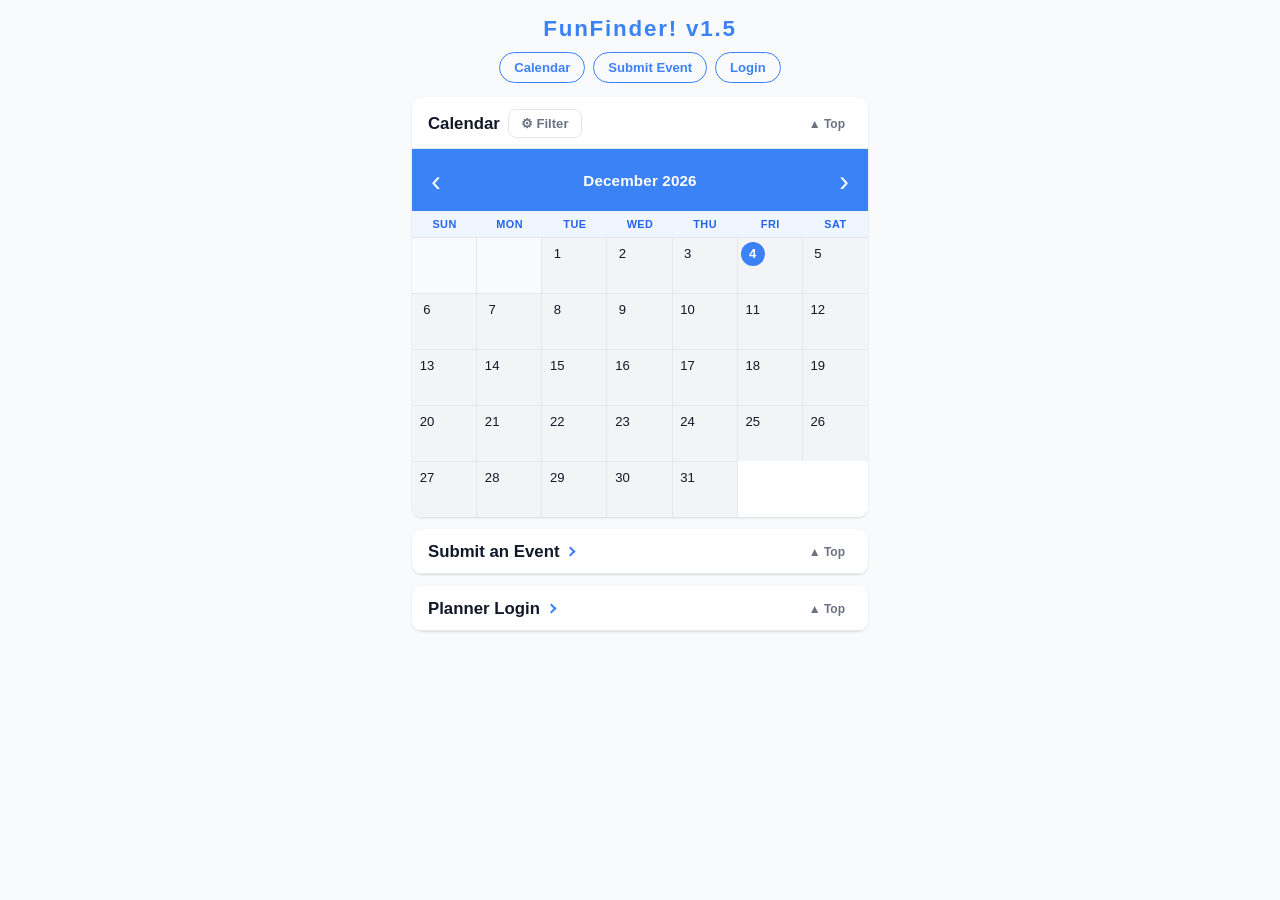
<file: public/index.html>
<!DOCTYPE html>
<html lang="en">
<head>
  <meta charset="UTF-8">
  <meta name="viewport" content="width=device-width, initial-scale=1.0, viewport-fit=cover">
  <meta name="theme-color" content="#3B82F6">
  <title>FunFinder!</title>
  <link rel="stylesheet" href="style.css?v=9">
</head>
<body>

<div id="top" class="page-wrapper">

  <!-- ── Version header ─────────────────────────────────────────────────── -->
  <button id="version-header">FunFinder! <span id="version-num">v1.5</span></button>

  <!-- ── Nav buttons ─────────────────────────────────────────────────────── -->
  <div id="nav-buttons">
    <button class="nav-jump-btn" data-target="section-calendar">Calendar</button>
    <button class="nav-jump-btn" data-target="section-submit">Submit Event</button>
    <button id="login-nav-btn" class="nav-jump-btn">Login</button>
  </div>

  <!-- ── Main calendar card ──────────────────────────────────────────────── -->
  <div id="section-calendar" class="card cal-card">
    <div class="section-header">
      <div class="section-header-left">
        <span class="section-title">Calendar</span>
        <button id="filter-btn" class="btn btn-ghost btn-sm">&#9881; Filter</button>
      </div>
      <button class="top-btn" aria-label="Back to top">&#9650; Top</button>
    </div>
    <div id="filter-chips"></div>
    <div id="cal-nav">
      <button id="back-btn"  class="nav-btn back-btn" aria-label="Go back" style="display:none">&#171;</button>
      <button id="prev-btn"  class="nav-btn" aria-label="Previous">&#8249;</button>
      <span   id="view-label">Loading&#8230;</span>
      <button id="next-btn"  class="nav-btn" aria-label="Next">&#8250;</button>
    </div>
    <div id="view-content"></div>
  </div>

  <!-- ── Submit an Event ─────────────────────────────────────────────────── -->
  <div id="section-submit" class="card">
    <div class="section-header">
      <button id="submit-toggle" class="section-toggle" aria-expanded="false">
        <span class="section-title">Submit an Event</span>
        <span class="toggle-chevron" aria-hidden="true"></span>
      </button>
      <button class="top-btn" aria-label="Back to top">&#9650; Top</button>
    </div>
    <div id="submit-body" class="collapsible-wrap">
    <div class="collapsible-inner">
    <form id="event-form" class="section-pad" novalidate>

      <div class="form-group">
        <label for="f-title">Title <span class="req">*</span></label>
        <input type="text" id="f-title" name="title" required placeholder="e.g. Soccer Camp">
      </div>

      <div class="form-group">
        <label for="f-location">Location <span class="optional">(optional)</span></label>
        <input type="text" id="f-location" name="location" placeholder="Venue name or address">
      </div>

      <div class="form-group">
        <label for="f-type">Event Type <span class="optional">(optional)</span></label>
        <input type="text" id="f-type" name="type" list="types-datalist" placeholder="Type or choose from list&hellip;">
        <datalist id="types-datalist"></datalist>
      </div>

      <div class="form-group">
        <label>Age Groups <span class="optional">(optional)</span></label>
        <div id="f-age-groups" class="age-checkboxes"></div>
      </div>

      <div class="form-row">
        <div class="form-group">
          <label for="f-start">Start Date <span class="req">*</span></label>
          <input type="date" id="f-start" name="startDate" required>
        </div>
        <div class="form-group">
          <label for="f-end">End Date <span class="optional">(optional)</span></label>
          <input type="date" id="f-end" name="endDate">
        </div>
      </div>

      <div id="single-times">
        <div class="form-row">
          <div class="form-group">
            <label for="f-start-time">Start Time <span class="optional">(optional)</span></label>
            <input type="time" id="f-start-time" name="singleStartTime">
          </div>
          <div class="form-group">
            <label for="f-end-time">End Time <span class="optional">(optional)</span></label>
            <input type="time" id="f-end-time" name="singleEndTime">
          </div>
        </div>
      </div>

      <div id="multi-times" class="hidden">
        <div id="times-section">
          <h4>Daily Times <span class="optional">(optional)</span></h4>
          <div id="times-grid"></div>
        </div>
      </div>

      <div class="form-group">
        <label for="f-price">Price ($) <span class="optional">(0 = free)</span></label>
        <input type="number" id="f-price" name="price" value="0" min="0" step="0.01">
      </div>

      <div class="form-group">
        <label for="f-desc">Description <span class="optional">(optional)</span></label>
        <textarea id="f-desc" name="description" rows="3" placeholder="Additional details about this event&hellip;"></textarea>
      </div>

      <div class="form-group">
        <label for="f-flyer">Flyer Image <span class="optional">(optional)</span></label>
        <input type="file" id="f-flyer" name="flyer" accept="image/*">
      </div>

      <button type="submit" id="submit-btn" class="btn btn-primary btn-full">Submit Event</button>
      <div id="submit-status" class="hidden"></div>
    </form>
    </div>
    </div>
  </div>

  <!-- ── Planner Section ─────────────────────────────────────────────────── -->
  <div id="section-planner" class="card">
    <div class="section-header">
      <button id="planner-toggle" class="section-toggle" aria-expanded="false">
        <span class="section-title">Planner Login</span>
        <span class="toggle-chevron" aria-hidden="true"></span>
      </button>
      <button class="top-btn" aria-label="Back to top">&#9650; Top</button>
    </div>
    <div id="planner-body" class="collapsible-wrap">
    <div class="collapsible-inner">
    <div id="login-area">
      <form id="login-form" style="padding:0 16px 16px">
        <div class="form-group">
          <label for="f-username">Username</label>
          <input type="text" id="f-username" name="username" autocomplete="username">
        </div>
        <div class="form-group">
          <label for="f-password">Password</label>
          <input type="password" id="f-password" name="password" autocomplete="current-password">
        </div>
        <button type="submit" class="btn btn-primary btn-full">Login</button>
        <div id="login-error" class="login-error hidden"></div>
      </form>
    </div>
    <div id="planner-panel" class="hidden">
      <div class="pending-header">
        <h3>Pending Approval</h3>
        <button id="logout-btn" class="btn btn-ghost btn-sm">Logout</button>
      </div>
      <p id="pending-empty" class="pending-empty hidden">No events waiting for approval.</p>
      <div id="pending-list" class="pending-list"></div>
      <div id="planner-data-section" class="section-pad">
        <h4 class="notes-edit-label">Event Data</h4>
        <div class="data-row">
          <input type="month" id="data-month">
          <button id="export-btn" class="btn btn-ghost btn-sm">&#8595; Export</button>
          <button id="import-btn" class="btn btn-ghost btn-sm">&#8593; Import</button>
          <input type="file" id="import-file" accept=".json,application/json" class="hidden">
        </div>
        <div id="import-status" class="hidden"></div>
      </div>
      <div id="planner-notes-section" class="section-pad">
        <h4 class="notes-edit-label">Release Notes</h4>
        <textarea id="notes-input" rows="5" placeholder="Enter release notes for this version&#8230;"></textarea>
        <button id="save-notes-btn" class="btn btn-primary btn-sm" style="margin-top:8px">Save Notes</button>
        <div id="notes-save-status" class="hidden"></div>
      </div>
    </div>
    </div>
    </div>
  </div>

</div><!-- end page-wrapper -->

<!-- ── Filter modal ────────────────────────────────────────────────────────── -->
<div id="filter-overlay" class="overlay hidden"></div>
<div id="filter-modal" class="filter-modal hidden">
  <div class="filter-modal-header">
    <h3>Filter Events</h3>
    <button id="filter-close" class="close-btn" aria-label="Close">&#x2715;</button>
  </div>
  <div class="filter-modal-body">
    <div class="filter-section">
      <h4>Age Group</h4>
      <div id="filter-ages"></div>
    </div>
    <div class="filter-section">
      <h4>Event Type</h4>
      <div id="filter-types"></div>
    </div>
  </div>
  <div class="filter-modal-footer">
    <button id="filter-clear" class="btn btn-ghost btn-sm">Clear All</button>
    <button id="filter-apply" class="btn btn-primary">Apply</button>
  </div>
</div>

<!-- ── Notes modal ─────────────────────────────────────────────────────────── -->
<div id="notes-overlay" class="overlay hidden"></div>
<div id="notes-modal" class="notes-modal hidden">
  <div class="notes-modal-header">
    <h3>FunFinder! <span id="notes-modal-version"></span></h3>
    <button id="notes-close" class="close-btn" aria-label="Close">&#x2715;</button>
  </div>
  <div id="notes-modal-body" class="notes-modal-body"></div>
</div>

<!-- ── Confirm dialog ──────────────────────────────────────────────────────── -->
<div id="confirm-backdrop" class="confirm-backdrop hidden"></div>
<div id="confirm-dialog" class="confirm-dialog hidden">
  <p id="confirm-msg"></p>
  <div class="confirm-actions">
    <button id="confirm-no"  class="btn btn-ghost">Cancel</button>
    <button id="confirm-yes" class="btn btn-primary">Confirm</button>
  </div>
</div>

<script src="app.js?v=15"></script>
</body>
</html>
</file>
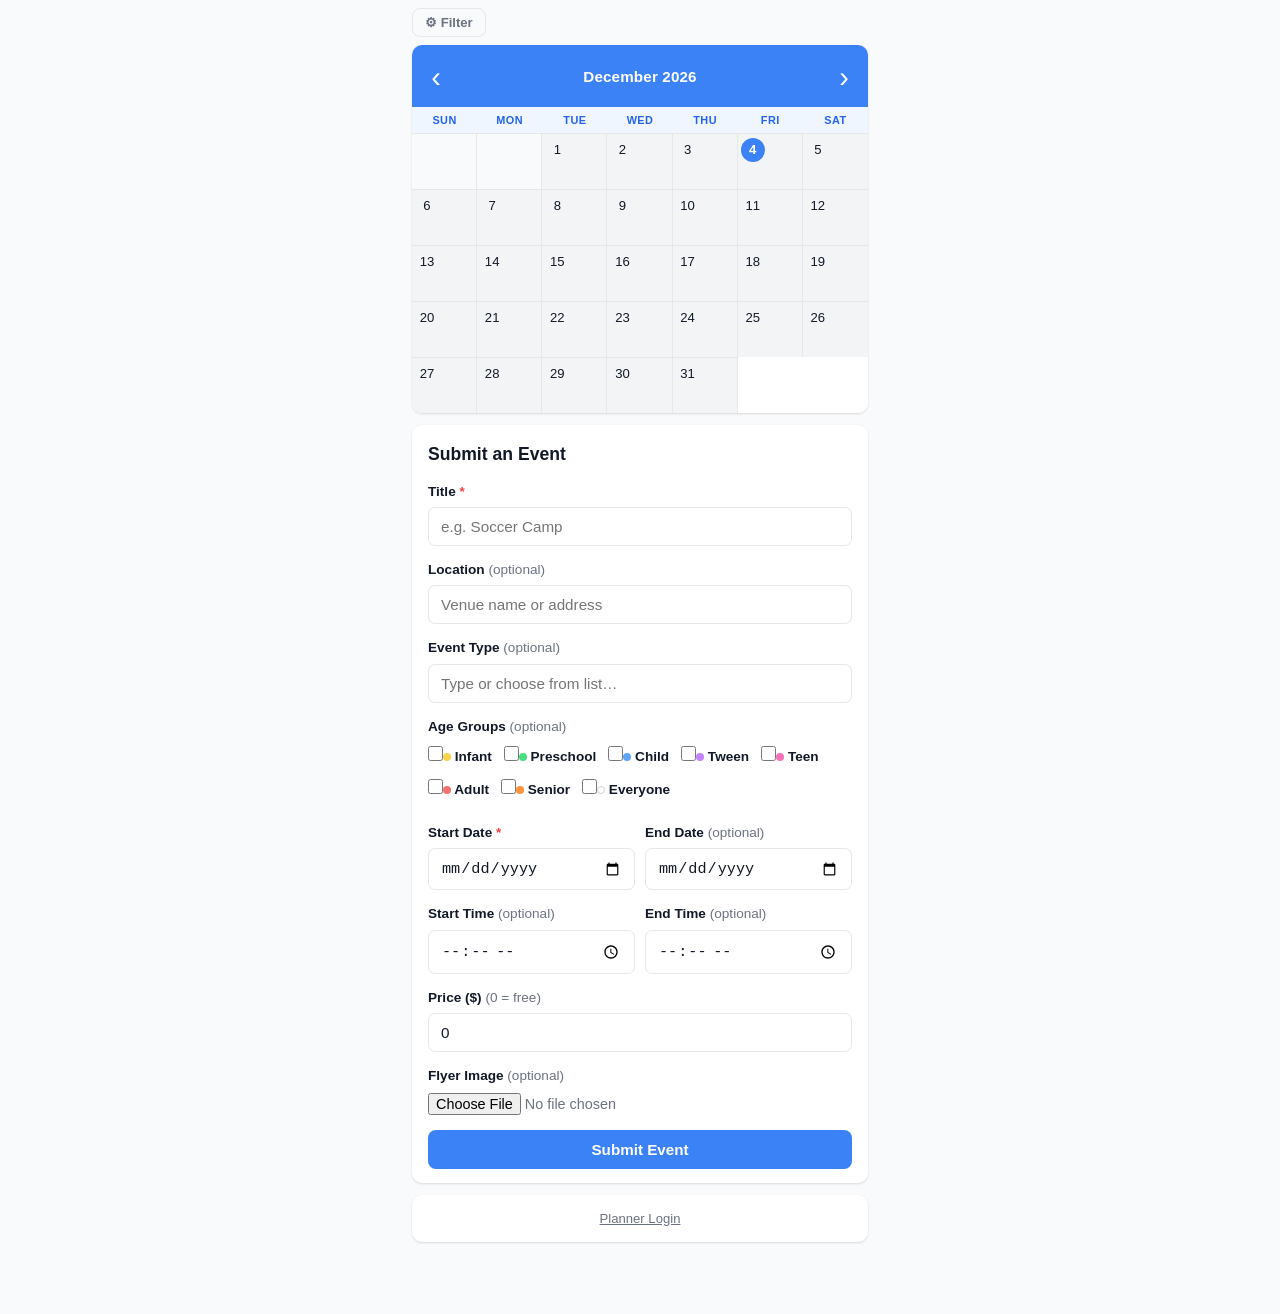
<file: website/index.html>
<!DOCTYPE html>
<html lang="en">
<head>
  <meta charset="UTF-8">
  <meta name="viewport" content="width=device-width, initial-scale=1.0, viewport-fit=cover">
  <meta name="theme-color" content="#3B82F6">
  <title>Kids Events</title>
  <link rel="stylesheet" href="style.css">
</head>
<body>

<div class="page-wrapper">

  <!-- ── Filter bar ──────────────────────────────────────────────────────── -->
  <div id="filter-bar-wrap">
    <button id="filter-btn" class="btn btn-ghost btn-sm">&#9881; Filter</button>
    <div id="filter-chips"></div>
  </div>

  <!-- ── Main calendar card ──────────────────────────────────────────────── -->
  <div class="card cal-card">
    <div id="cal-nav">
      <button id="back-btn"  class="nav-btn back-btn" aria-label="Go back" style="display:none">&#171;</button>
      <button id="prev-btn"  class="nav-btn" aria-label="Previous">&#8249;</button>
      <span   id="view-label">Loading&#8230;</span>
      <button id="next-btn"  class="nav-btn" aria-label="Next">&#8250;</button>
    </div>
    <div id="view-content"></div>
  </div>

  <!-- ── Submit an Event ─────────────────────────────────────────────────── -->
  <div class="card">
    <h2 class="card-title">Submit an Event</h2>
    <form id="event-form" class="section-pad" novalidate>

      <div class="form-group">
        <label for="f-title">Title <span class="req">*</span></label>
        <input type="text" id="f-title" name="title" required placeholder="e.g. Soccer Camp">
      </div>

      <div class="form-group">
        <label for="f-location">Location <span class="optional">(optional)</span></label>
        <input type="text" id="f-location" name="location" placeholder="Venue name or address">
      </div>

      <div class="form-group">
        <label for="f-type">Event Type <span class="optional">(optional)</span></label>
        <input type="text" id="f-type" name="type" list="types-datalist" placeholder="Type or choose from list&hellip;">
        <datalist id="types-datalist"></datalist>
      </div>

      <div class="form-group">
        <label>Age Groups <span class="optional">(optional)</span></label>
        <div id="f-age-groups" class="age-checkboxes"></div>
      </div>

      <div class="form-row">
        <div class="form-group">
          <label for="f-start">Start Date <span class="req">*</span></label>
          <input type="date" id="f-start" name="startDate" required>
        </div>
        <div class="form-group">
          <label for="f-end">End Date <span class="optional">(optional)</span></label>
          <input type="date" id="f-end" name="endDate">
        </div>
      </div>

      <div id="single-times">
        <div class="form-row">
          <div class="form-group">
            <label for="f-start-time">Start Time <span class="optional">(optional)</span></label>
            <input type="time" id="f-start-time" name="singleStartTime">
          </div>
          <div class="form-group">
            <label for="f-end-time">End Time <span class="optional">(optional)</span></label>
            <input type="time" id="f-end-time" name="singleEndTime">
          </div>
        </div>
      </div>

      <div id="multi-times" class="hidden">
        <div id="times-section">
          <h4>Daily Times <span class="optional">(optional)</span></h4>
          <div id="times-grid"></div>
        </div>
      </div>

      <div class="form-group">
        <label for="f-price">Price ($) <span class="optional">(0 = free)</span></label>
        <input type="number" id="f-price" name="price" value="0" min="0" step="0.01">
      </div>

      <div class="form-group">
        <label for="f-flyer">Flyer Image <span class="optional">(optional)</span></label>
        <input type="file" id="f-flyer" name="flyer" accept="image/*">
      </div>

      <button type="submit" id="submit-btn" class="btn btn-primary btn-full">Submit Event</button>
      <div id="submit-status" class="hidden"></div>
    </form>
  </div>

  <!-- ── Planner Section ─────────────────────────────────────────────────── -->
  <div class="card">
    <div id="login-area">
      <button id="login-toggle">Planner Login</button>
      <div id="login-form-wrap" class="hidden">
        <form id="login-form" style="padding:0 16px 16px">
          <div class="form-group">
            <label for="f-username">Username</label>
            <input type="text" id="f-username" name="username" autocomplete="username">
          </div>
          <div class="form-group">
            <label for="f-password">Password</label>
            <input type="password" id="f-password" name="password" autocomplete="current-password">
          </div>
          <button type="submit" class="btn btn-primary btn-full">Login</button>
          <div id="login-error" class="login-error hidden"></div>
        </form>
      </div>
    </div>
    <div id="planner-panel" class="hidden">
      <div class="pending-header">
        <h3>Pending Approval</h3>
        <button id="logout-btn" class="btn btn-ghost btn-sm">Logout</button>
      </div>
      <p id="pending-empty" class="pending-empty hidden">No events waiting for approval.</p>
      <div id="pending-list" class="pending-list"></div>
    </div>
  </div>

</div><!-- end page-wrapper -->

<!-- ── Filter modal ────────────────────────────────────────────────────────── -->
<div id="filter-overlay" class="overlay hidden"></div>
<div id="filter-modal" class="filter-modal hidden">
  <div class="filter-modal-header">
    <h3>Filter Events</h3>
    <button id="filter-close" class="close-btn" aria-label="Close">&#x2715;</button>
  </div>
  <div class="filter-modal-body">
    <div class="filter-section">
      <h4>Age Group</h4>
      <div id="filter-ages"></div>
    </div>
    <div class="filter-section">
      <h4>Event Type</h4>
      <div id="filter-types"></div>
    </div>
  </div>
  <div class="filter-modal-footer">
    <button id="filter-clear" class="btn btn-ghost btn-sm">Clear All</button>
    <button id="filter-apply" class="btn btn-primary">Apply</button>
  </div>
</div>

<!-- ── Confirm dialog ──────────────────────────────────────────────────────── -->
<div id="confirm-backdrop" class="confirm-backdrop hidden"></div>
<div id="confirm-dialog" class="confirm-dialog hidden">
  <p id="confirm-msg"></p>
  <div class="confirm-actions">
    <button id="confirm-no"  class="btn btn-ghost">Cancel</button>
    <button id="confirm-yes" class="btn btn-primary">Confirm</button>
  </div>
</div>

<script src="app.js"></script>
</body>
</html>
</file>
<file: public/style.css>
/* ── Variables ───────────────────────────────────────────────────────────── */
:root {
  --primary:       #3B82F6;
  --primary-dark:  #2563EB;
  --primary-light: #EFF6FF;
  --green:         #22C55E;
  --green-dark:    #16A34A;
  --red:           #EF4444;
  --red-dark:      #DC2626;
  --bg:            #F9FAFB;
  --surface:       #FFFFFF;
  --border:        #E5E7EB;
  --text:          #111827;
  --text-muted:    #6B7280;
  --gray-cell:     #F3F4F6;
  --radius:        10px;
  --shadow:        0 1px 3px rgba(0,0,0,.08), 0 1px 2px rgba(0,0,0,.06);
}

/* ── Reset & Base ────────────────────────────────────────────────────────── */
*, *::before, *::after { box-sizing: border-box; margin: 0; padding: 0; }
html { font-size: 16px; -webkit-text-size-adjust: 100%; }
body {
  font-family: -apple-system, BlinkMacSystemFont, 'Segoe UI', Roboto, sans-serif;
  background: var(--bg);
  color: var(--text);
  line-height: 1.5;
  min-height: 100vh;
}

.page-wrapper { max-width: 480px; margin: 0 auto; padding: 0 0 60px; }

/* ── Section cards ───────────────────────────────────────────────────────── */
.card {
  background: var(--surface);
  border-radius: var(--radius);
  box-shadow: var(--shadow);
  margin: 12px;
  overflow: hidden;
}
.cal-card { margin-top: 4px; }
.card-title { font-size: 1.1rem; font-weight: 700; padding: 16px 16px 0; }

/* ── Version header ──────────────────────────────────────────────────────── */
#version-header {
  display: block; width: 100%;
  text-align: center;
  font-size: 1.4rem;
  font-weight: 800;
  letter-spacing: .08em;
  color: var(--primary);
  padding: 16px 12px 4px;
  background: none; border: none; cursor: pointer;
  transition: color .15s;
  -webkit-tap-highlight-color: transparent;
}
#version-header:hover { color: var(--primary-dark); }

/* ── Nav buttons ─────────────────────────────────────────────────────────── */
#nav-buttons {
  display: flex;
  justify-content: center;
  gap: 8px;
  padding: 6px 12px 10px;
}
.nav-jump-btn {
  padding: 7px 14px;
  border: 1.5px solid var(--primary);
  border-radius: 20px;
  background: none;
  color: var(--primary);
  font-size: .82rem;
  font-weight: 600;
  cursor: pointer;
  transition: background .15s, color .15s;
  -webkit-tap-highlight-color: transparent;
  white-space: nowrap;
}
.nav-jump-btn:hover, .nav-jump-btn:active { background: var(--primary); color: #fff; }

/* ── Section headers ─────────────────────────────────────────────────────── */
.section-header {
  display: flex;
  align-items: center;
  justify-content: space-between;
  padding: 12px 16px 10px;
  border-bottom: 1px solid var(--border);
}
.section-title {
  font-size: 1.05rem;
  font-weight: 700;
  color: var(--text);
}

/* Collapsible toggle button (wraps title + chevron) */
.section-toggle {
  background: none; border: none; padding: 0;
  display: flex; align-items: center; gap: 8px;
  cursor: pointer; font-family: inherit;
  -webkit-tap-highlight-color: transparent;
}
.section-toggle:hover .section-title { color: var(--primary); }

/* CSS chevron arrow */
.toggle-chevron {
  display: inline-block;
  width: 7px; height: 7px; flex-shrink: 0;
  border-right: 2.5px solid var(--primary);
  border-bottom: 2.5px solid var(--primary);
  transform: rotate(-45deg);
  transition: transform 0.3s cubic-bezier(0.4, 0, 0.2, 1);
  margin-top: -2px;
}
.section-toggle[aria-expanded="true"] .toggle-chevron {
  transform: rotate(45deg);
  margin-top: 2px;
}

/* Collapsible body — grid-rows trick for smooth height animation */
.collapsible-wrap {
  display: grid;
  grid-template-rows: 0fr;
  transition: grid-template-rows 0.38s cubic-bezier(0.4, 0, 0.2, 1);
}
.collapsible-wrap.expanded {
  grid-template-rows: 1fr;
}
.collapsible-inner {
  overflow: hidden;
}
.top-btn {
  background: none; border: none;
  font-size: .75rem; font-weight: 600;
  color: var(--text-muted); cursor: pointer;
  padding: 4px 7px; border-radius: 4px;
  transition: color .15s, background .15s;
  -webkit-tap-highlight-color: transparent;
}
.top-btn:hover { color: var(--primary); background: var(--primary-light); }

/* ── Close button ────────────────────────────────────────────────────────── */
.close-btn {
  background: none; border: none; cursor: pointer;
  font-size: 1.1rem; line-height: 1;
  color: var(--text-muted); padding: 4px 6px;
  border-radius: 4px; transition: color .15s, background .15s;
}
.close-btn:hover { color: var(--text); background: var(--bg); }

/* ── Notes modal ─────────────────────────────────────────────────────────── */
.notes-modal {
  position: fixed;
  top: 50%; left: 50%;
  transform: translate(-50%, -50%);
  background: var(--surface);
  border-radius: var(--radius);
  z-index: 101;
  width: calc(100% - 32px);
  max-width: 420px;
  max-height: 70vh;
  display: flex; flex-direction: column;
  box-shadow: 0 20px 40px rgba(0,0,0,.2);
}
.notes-modal.hidden { display: none; }
.notes-modal-header {
  display: flex; align-items: center; justify-content: space-between;
  padding: 14px 16px 10px;
  border-bottom: 1px solid var(--border);
  flex-shrink: 0;
}
.notes-modal-header h3 { font-size: 1rem; font-weight: 700; }
.notes-modal-body {
  padding: 16px;
  overflow-y: auto;
  font-size: .9rem; line-height: 1.6;
  white-space: pre-wrap;
  color: var(--text);
  flex: 1;
}

/* ── Planner data export/import ──────────────────────────────────────────── */
#planner-data-section { border-top: 1px solid var(--border); }
.data-row {
  display: flex; align-items: center; gap: 8px; flex-wrap: wrap;
}
.data-row input[type="month"] {
  flex: 1; min-width: 130px; padding: 6px 10px;
  font-size: .85rem;
}

/* ── Planner notes editor ────────────────────────────────────────────────── */
#planner-notes-section { border-top: 1px solid var(--border); }
.notes-edit-label {
  font-size: .78rem; font-weight: 700;
  text-transform: uppercase; letter-spacing: .05em;
  color: var(--text-muted); margin-bottom: 8px;
}
#notes-input {
  width: 100%;
  border: 1.5px solid var(--border);
  border-radius: 7px;
  padding: 10px 12px;
  font-size: .9rem;
  font-family: inherit;
  color: var(--text);
  background: var(--surface);
  resize: vertical;
  min-height: 90px;
  transition: border-color .15s;
}
#notes-input:focus { outline: none; border-color: var(--primary); }

/* ── Section header left group (title + inline controls) ─────────────────── */
.section-header-left {
  display: flex;
  align-items: center;
  gap: 8px;
}

/* ── Filter chips (inside calendar card, below section header) ───────────── */
#filter-chips {
  display: flex; flex-wrap: wrap; gap: 5px;
  padding: 0 12px 8px;
}
#filter-chips:empty { padding: 0; }

.filter-chip {
  display: inline-flex;
  align-items: center;
  gap: 4px;
  font-size: .78rem;
  font-weight: 600;
  padding: 3px 8px 3px 10px;
  border-radius: 999px;
  white-space: nowrap;
}
.filter-chip-type { background: var(--primary-light); color: var(--primary-dark); }

.chip-x {
  background: none; border: none; cursor: pointer;
  font-size: .75rem; opacity: .7; padding: 0 0 0 2px;
  line-height: 1; color: inherit;
}
.chip-x:hover { opacity: 1; }

/* ── Calendar nav ────────────────────────────────────────────────────────── */
#cal-nav {
  display: flex;
  align-items: center;
  padding: 12px 4px 10px;
  background: var(--primary);
  color: #fff;
  gap: 2px;
}

.nav-btn {
  background: none; border: none; color: #fff;
  font-size: 1.8rem; line-height: 1;
  width: 40px; height: 40px;
  border-radius: 50%; cursor: pointer;
  display: flex; align-items: center; justify-content: center;
  transition: background .15s;
  flex-shrink: 0;
  -webkit-tap-highlight-color: transparent;
}
.nav-btn:hover, .nav-btn:active { background: rgba(255,255,255,.2); }
.back-btn { font-size: 1.4rem; margin-right: 2px; }

/* Clickable month link inside the day-view nav label */
.nav-month-link {
  background: none; border: none; color: #fff;
  font-size: inherit; font-weight: 700; font-family: inherit;
  cursor: pointer; padding: 0;
  text-decoration: underline; text-underline-offset: 2px;
  -webkit-tap-highlight-color: transparent;
}
.nav-month-link:hover { opacity: .75; }

#view-label {
  flex: 1; text-align: center;
  font-size: .95rem; font-weight: 700;
  letter-spacing: .01em;
  min-width: 0;
  overflow: hidden; text-overflow: ellipsis; white-space: nowrap;
  padding: 0 2px;
}

/* ── Calendar grid (month & week) ────────────────────────────────────────── */
.cal-grid {
  display: grid;
  grid-template-columns: repeat(7, 1fr);
  background: var(--surface);
}

.cal-head {
  background: var(--primary-light);
  color: var(--primary-dark);
  font-size: .68rem; font-weight: 700;
  text-align: center; padding: 5px 0;
  text-transform: uppercase; letter-spacing: .04em;
}

.cal-cell {
  min-height: 56px;
  border-top: 1px solid var(--border);
  border-right: 1px solid var(--border);
  padding: 4px 3px 3px;
  display: flex; flex-direction: column; align-items: flex-start;
  cursor: default;
  -webkit-tap-highlight-color: transparent;
}
.cal-cell:nth-child(7n) { border-right: none; }
.cal-cell.empty  { background: var(--bg); }
.cal-cell.no-events { background: var(--gray-cell); }
.cal-cell.has-events { cursor: pointer; }
.cal-cell.has-events:active { background: var(--primary-light); }


.day-num {
  font-size: .82rem; font-weight: 500;
  width: 24px; height: 24px;
  display: flex; align-items: center; justify-content: center;
  border-radius: 50%;
}
.cal-cell.today .day-num {
  background: var(--primary); color: #fff; font-weight: 700;
}

/* ── Age dots ────────────────────────────────────────────────────────────── */
.age-dots {
  display: flex; flex-wrap: wrap; gap: 2px;
  margin-top: 3px; padding-left: 1px;
}
.age-dot {
  width: 8px; height: 8px; border-radius: 50%;
  display: inline-block; flex-shrink: 0;
}

/* ── Day view ────────────────────────────────────────────────────────────── */
.day-empty {
  padding: 24px 16px; color: var(--text-muted);
  font-size: .9rem; text-align: center;
}

.day-allday { border-bottom: 1px solid var(--border); padding: 8px 0 4px; }
.day-allday-label {
  font-size: .72rem; font-weight: 700; text-transform: uppercase;
  letter-spacing: .06em; color: var(--text-muted);
  padding: 0 12px 4px;
}

/* ── Time blocks ─────────────────────────────────────────────────────────── */
.time-blocks-wrap {
  display: flex;
  overflow-y: auto;
  max-height: 480px;
  padding: 8px 0;
}

.time-labels {
  width: 52px; flex-shrink: 0;
  position: relative;
}

.time-area {
  flex: 1; position: relative;
  border-left: 1px solid var(--border);
  min-width: 0;
}

.time-label {
  position: absolute;
  right: 6px;
  font-size: .65rem; color: var(--text-muted);
  transform: translateY(-50%);
  white-space: nowrap;
  user-select: none;
}

.time-line {
  position: absolute; left: 0; right: 0;
  height: 1px; background: var(--border);
}

.time-block {
  position: absolute;
  background: var(--primary-light);
  border-left: 4px solid var(--primary);
  border-radius: 4px;
  padding: 3px 6px;
  overflow: hidden;
  cursor: pointer;
  box-sizing: border-box;
  transition: opacity .1s;
}
.time-block:hover { opacity: .85; }
.time-block-title { font-size: .78rem; font-weight: 600; line-height: 1.3; }
.time-block-time  { font-size: .68rem; color: var(--text-muted); margin-top: 1px; }

/* ── Event card (day view list) ──────────────────────────────────────────── */
.event-card {
  padding: 12px 16px;
  border-bottom: 1px solid var(--border);
  border-left: 4px solid transparent;
}
.event-card:last-child { border-bottom: none; }
.event-card-title { font-size: 1rem; font-weight: 700; margin-bottom: 3px; }
.event-card-meta  { font-size: .83rem; color: var(--text-muted); margin-top: 2px; }
.event-card-price { font-size: .83rem; font-weight: 600; color: var(--green-dark); margin-top: 2px; }
.event-card-flyer {
  width: 100%; max-height: 200px; object-fit: contain;
  border-radius: 6px; margin-top: 10px;
  border: 1px solid var(--border);
}

/* ── Event detail ────────────────────────────────────────────────────────── */
.event-detail { padding: 16px; }
.event-detail-ages { display: flex; flex-wrap: wrap; gap: 5px; margin-bottom: 8px; }
.age-badge {
  display: inline-block;
  font-size: .75rem; font-weight: 600;
  padding: 2px 10px; border-radius: 999px;
}
.event-detail-title { font-size: 1.2rem; font-weight: 700; margin: 6px 0 10px; }
.event-detail-desc {
  font-size: .88rem; line-height: 1.6;
  color: var(--text); white-space: pre-wrap;
  margin-bottom: 10px;
}
.event-detail-row {
  font-size: .88rem; color: var(--text-muted);
  margin-bottom: 6px; display: flex; align-items: baseline; gap: 4px;
}
.event-detail-price { color: var(--green-dark); font-weight: 600; }

/* ── Filter modal ────────────────────────────────────────────────────────── */
.overlay {
  position: fixed; inset: 0;
  background: rgba(0,0,0,.45);
  z-index: 100;
}
.overlay.hidden { display: none; }

.filter-modal {
  position: fixed;
  top: 50%; left: 50%;
  transform: translate(-50%, -50%);
  background: var(--surface);
  border-radius: var(--radius);
  z-index: 101;
  width: calc(100% - 32px);
  max-width: 420px;
  max-height: 80vh;
  display: flex; flex-direction: column;
  box-shadow: 0 20px 40px rgba(0,0,0,.2);
}
.filter-modal.hidden { display: none; }

.filter-modal-header {
  display: flex; align-items: center; justify-content: space-between;
  padding: 14px 16px 10px;
  border-bottom: 1px solid var(--border);
  flex-shrink: 0;
}
.filter-modal-header h3 { font-size: 1rem; font-weight: 700; }

.filter-modal-body { overflow-y: auto; padding: 12px 16px; flex: 1; }

.filter-section { margin-bottom: 16px; }
.filter-section h4 {
  font-size: .78rem; font-weight: 700; text-transform: uppercase;
  letter-spacing: .05em; color: var(--text-muted);
  margin-bottom: 8px;
}

.filter-option {
  display: flex; align-items: center; gap: 8px;
  font-size: .9rem; padding: 4px 0; cursor: pointer;
  user-select: none;
}
.filter-option input { width: 16px; height: 16px; flex-shrink: 0; cursor: pointer; }

.filter-modal-footer {
  display: flex; align-items: center; justify-content: flex-end;
  gap: 8px; padding: 10px 16px;
  border-top: 1px solid var(--border); flex-shrink: 0;
}

/* ── Submit form age checkboxes ──────────────────────────────────────────── */
.age-checkboxes {
  display: flex; flex-wrap: wrap; gap: 6px 12px;
  padding: 4px 0;
}
.age-check-label {
  display: flex; align-items: center; gap: 5px;
  font-size: .88rem; cursor: pointer; user-select: none;
}
.age-check-label input { width: 15px; height: 15px; cursor: pointer; }

/* ── Forms ───────────────────────────────────────────────────────────────── */
.form-group { margin-bottom: 14px; }
.form-group label { display: block; font-size: .85rem; font-weight: 600; margin-bottom: 5px; }
.form-group .optional { font-weight: 400; color: var(--text-muted); }
.req { color: var(--red); }

input[type="text"], input[type="number"], input[type="date"],
input[type="time"], input[type="password"], input[type="email"], select, textarea {
  width: 100%; padding: 10px 12px;
  border: 1.5px solid var(--border);
  border-radius: 7px; font-size: .95rem;
  color: var(--text); background: var(--surface);
  appearance: none; -webkit-appearance: none;
  transition: border-color .15s;
  font-family: inherit;
}
input:focus, select:focus, textarea:focus { outline: none; border-color: var(--primary); }
textarea { resize: vertical; }
input[type="file"] { width: 100%; font-size: .9rem; color: var(--text-muted); }

.form-row { display: grid; grid-template-columns: 1fr 1fr; gap: 10px; }

#times-section {
  background: var(--primary-light); border-radius: 8px;
  padding: 12px; margin-bottom: 14px;
}
#times-section h4 { font-size: .85rem; font-weight: 700; color: var(--primary-dark); margin-bottom: 10px; }

.times-row {
  display: grid; grid-template-columns: auto 1fr auto 1fr;
  gap: 6px; align-items: center; margin-bottom: 8px;
}
.times-date {
  font-size: .78rem; font-weight: 600; color: var(--text-muted);
  white-space: nowrap; grid-column: 1 / -1; margin-bottom: 2px;
}
.times-row input[type="time"] { padding: 8px; font-size: .83rem; }
.times-sep { color: var(--text-muted); font-weight: 700; text-align: center; }

.hidden { display: none !important; }

/* ── Buttons ─────────────────────────────────────────────────────────────── */
.btn {
  display: inline-flex; align-items: center; justify-content: center;
  padding: 11px 20px; border-radius: 8px;
  font-size: .95rem; font-weight: 600;
  border: none; cursor: pointer;
  transition: background .15s, opacity .15s;
  -webkit-tap-highlight-color: transparent; text-decoration: none;
}
.btn:disabled { opacity: .5; cursor: not-allowed; }
.btn-primary { background: var(--primary); color: #fff; }
.btn-primary:hover:not(:disabled) { background: var(--primary-dark); }
.btn-green   { background: var(--green);   color: #fff; }
.btn-green:hover:not(:disabled)   { background: var(--green-dark); }
.btn-red     { background: var(--red);     color: #fff; }
.btn-red:hover:not(:disabled)     { background: var(--red-dark); }
.btn-ghost   { background: transparent; color: var(--text-muted); border: 1.5px solid var(--border); }
.btn-ghost:hover { background: var(--bg); }
.btn-full { width: 100%; }
.btn-sm   { padding: 6px 12px; font-size: .82rem; }

/* ── Submit status ───────────────────────────────────────────────────────── */
.status-msg { margin-top: 10px; padding: 10px 12px; border-radius: 7px; font-size: .9rem; font-weight: 500; }
.status-msg.success { background: #DCFCE7; color: #166534; }
.status-msg.error   { background: #FEE2E2; color: #991B1B; }

/* ── Badge ───────────────────────────────────────────────────────────────── */
.badge {
  display: inline-block; font-size: .72rem; font-weight: 600;
  padding: 2px 8px; border-radius: 12px;
  background: var(--primary-light); color: var(--primary-dark);
  margin-bottom: 4px;
}

/* ── Pending events ──────────────────────────────────────────────────────── */
.pending-header {
  display: flex; align-items: center; justify-content: space-between;
  padding: 14px 16px 10px;
}
.pending-header h3 { font-size: 1rem; font-weight: 700; }
.pending-empty { padding: 20px 16px; color: var(--text-muted); font-size: .9rem; text-align: center; }
.pending-list  { padding: 0 12px 12px; }
.pending-card  { border: 1.5px solid var(--border); border-radius: 8px; padding: 12px; margin-bottom: 10px; background: var(--bg); }
.pending-card-title { font-weight: 700; font-size: .95rem; }
.pending-card-meta  { font-size: .82rem; color: var(--text-muted); margin-top: 2px; }
.pending-card-actions { display: flex; gap: 8px; margin-top: 10px; }

/* ── Confirm dialog ──────────────────────────────────────────────────────── */
.confirm-backdrop {
  position: fixed; inset: 0; background: rgba(0,0,0,.5); z-index: 200;
}
.confirm-dialog {
  position: fixed; top: 50%; left: 50%; transform: translate(-50%,-50%);
  background: var(--surface); border-radius: var(--radius);
  padding: 24px 20px 18px; z-index: 201;
  width: calc(100% - 48px); max-width: 340px;
  box-shadow: 0 20px 40px rgba(0,0,0,.2);
}
.confirm-dialog p { font-size: .95rem; margin-bottom: 18px; line-height: 1.5; }
.confirm-actions { display: flex; gap: 10px; justify-content: flex-end; }

/* ── Planner login ───────────────────────────────────────────────────────── */
.login-error { margin-top: 8px; font-size: .85rem; color: var(--red-dark); font-weight: 500; }

/* ── Planner event toolbar ───────────────────────────────────────────────── */
.planner-event-toolbar {
  display: flex;
  justify-content: flex-end;
  gap: 6px;
  margin-bottom: 8px;
}
.planner-icon-btn {
  background: none;
  border: 1.5px solid var(--border);
  border-radius: 6px;
  width: 34px; height: 34px;
  display: flex; align-items: center; justify-content: center;
  cursor: pointer;
  font-size: 1rem;
  color: var(--text-muted);
  transition: background .15s, color .15s, border-color .15s;
}
.planner-icon-btn:hover { background: var(--bg); border-color: var(--text-muted); color: var(--text); }
.planner-icon-delete:hover { border-color: var(--red); color: var(--red); background: #FEE2E2; }

/* ── Misc ────────────────────────────────────────────────────────────────── */
.section-pad { padding: 14px 16px; }
</file>
<file: website/style.css>
/* ── Variables ───────────────────────────────────────────────────────────── */
:root {
  --primary:       #3B82F6;
  --primary-dark:  #2563EB;
  --primary-light: #EFF6FF;
  --green:         #22C55E;
  --green-dark:    #16A34A;
  --red:           #EF4444;
  --red-dark:      #DC2626;
  --bg:            #F9FAFB;
  --surface:       #FFFFFF;
  --border:        #E5E7EB;
  --text:          #111827;
  --text-muted:    #6B7280;
  --gray-cell:     #F3F4F6;
  --radius:        10px;
  --shadow:        0 1px 3px rgba(0,0,0,.08), 0 1px 2px rgba(0,0,0,.06);
}

/* ── Reset & Base ────────────────────────────────────────────────────────── */
*, *::before, *::after { box-sizing: border-box; margin: 0; padding: 0; }
html { font-size: 16px; -webkit-text-size-adjust: 100%; }
body {
  font-family: -apple-system, BlinkMacSystemFont, 'Segoe UI', Roboto, sans-serif;
  background: var(--bg);
  color: var(--text);
  line-height: 1.5;
  min-height: 100vh;
}

.page-wrapper { max-width: 480px; margin: 0 auto; padding: 0 0 60px; }

/* ── Section cards ───────────────────────────────────────────────────────── */
.card {
  background: var(--surface);
  border-radius: var(--radius);
  box-shadow: var(--shadow);
  margin: 12px;
  overflow: hidden;
}
.cal-card { margin-top: 4px; }
.card-title { font-size: 1.1rem; font-weight: 700; padding: 16px 16px 0; }

/* ── Filter bar ──────────────────────────────────────────────────────────── */
#filter-bar-wrap {
  display: flex;
  align-items: center;
  flex-wrap: wrap;
  gap: 6px;
  padding: 8px 12px 4px;
}

#filter-chips { display: flex; flex-wrap: wrap; gap: 5px; }

.filter-chip {
  display: inline-flex;
  align-items: center;
  gap: 4px;
  font-size: .78rem;
  font-weight: 600;
  padding: 3px 8px 3px 10px;
  border-radius: 999px;
  white-space: nowrap;
}
.filter-chip-type { background: var(--primary-light); color: var(--primary-dark); }

.chip-x {
  background: none; border: none; cursor: pointer;
  font-size: .75rem; opacity: .7; padding: 0 0 0 2px;
  line-height: 1; color: inherit;
}
.chip-x:hover { opacity: 1; }

/* ── Calendar nav ────────────────────────────────────────────────────────── */
#cal-nav {
  display: flex;
  align-items: center;
  padding: 12px 4px 10px;
  background: var(--primary);
  color: #fff;
  gap: 2px;
}

.nav-btn {
  background: none; border: none; color: #fff;
  font-size: 1.8rem; line-height: 1;
  width: 40px; height: 40px;
  border-radius: 50%; cursor: pointer;
  display: flex; align-items: center; justify-content: center;
  transition: background .15s;
  flex-shrink: 0;
  -webkit-tap-highlight-color: transparent;
}
.nav-btn:hover, .nav-btn:active { background: rgba(255,255,255,.2); }
.back-btn { font-size: 1.4rem; margin-right: 2px; }

#view-label {
  flex: 1; text-align: center;
  font-size: .95rem; font-weight: 700;
  letter-spacing: .01em;
  min-width: 0;
  overflow: hidden; text-overflow: ellipsis; white-space: nowrap;
  padding: 0 2px;
}

/* ── Calendar grid (month & week) ────────────────────────────────────────── */
.cal-grid {
  display: grid;
  grid-template-columns: repeat(7, 1fr);
  background: var(--surface);
}

.cal-head {
  background: var(--primary-light);
  color: var(--primary-dark);
  font-size: .68rem; font-weight: 700;
  text-align: center; padding: 5px 0;
  text-transform: uppercase; letter-spacing: .04em;
}

.cal-cell {
  min-height: 56px;
  border-top: 1px solid var(--border);
  border-right: 1px solid var(--border);
  padding: 4px 3px 3px;
  display: flex; flex-direction: column; align-items: flex-start;
  cursor: default;
  -webkit-tap-highlight-color: transparent;
}
.cal-cell:nth-child(7n) { border-right: none; }
.cal-cell.empty  { background: var(--bg); }
.cal-cell.no-events { background: var(--gray-cell); }
.cal-cell.has-events { cursor: pointer; }
.cal-cell.has-events:active { background: var(--primary-light); }

/* Week cells are taller */
.week-cell { min-height: 80px; }

.day-num {
  font-size: .82rem; font-weight: 500;
  width: 24px; height: 24px;
  display: flex; align-items: center; justify-content: center;
  border-radius: 50%;
}
.cal-cell.today .day-num {
  background: var(--primary); color: #fff; font-weight: 700;
}

/* ── Age dots ────────────────────────────────────────────────────────────── */
.age-dots {
  display: flex; flex-wrap: wrap; gap: 2px;
  margin-top: 3px; padding-left: 1px;
}
.age-dot {
  width: 8px; height: 8px; border-radius: 50%;
  display: inline-block; flex-shrink: 0;
}
.age-dot-everyone {
  border: 1.5px solid #D1D5DB;
}

/* ── Day view ────────────────────────────────────────────────────────────── */
.day-empty {
  padding: 24px 16px; color: var(--text-muted);
  font-size: .9rem; text-align: center;
}

.day-allday { border-bottom: 1px solid var(--border); padding: 8px 0 4px; }
.day-allday-label {
  font-size: .72rem; font-weight: 700; text-transform: uppercase;
  letter-spacing: .06em; color: var(--text-muted);
  padding: 0 12px 4px;
}

/* ── Time blocks ─────────────────────────────────────────────────────────── */
.time-blocks-wrap {
  display: flex;
  overflow-y: auto;
  max-height: 480px;
  padding: 8px 0;
}

.time-labels {
  width: 52px; flex-shrink: 0;
  position: relative;
}

.time-area {
  flex: 1; position: relative;
  border-left: 1px solid var(--border);
  min-width: 0;
}

.time-label {
  position: absolute;
  right: 6px;
  font-size: .65rem; color: var(--text-muted);
  transform: translateY(-50%);
  white-space: nowrap;
  user-select: none;
}

.time-line {
  position: absolute; left: 0; right: 0;
  height: 1px; background: var(--border);
}

.time-block {
  position: absolute;
  background: var(--primary-light);
  border-left: 4px solid var(--primary);
  border-radius: 4px;
  padding: 3px 6px;
  overflow: hidden;
  cursor: pointer;
  box-sizing: border-box;
  transition: opacity .1s;
}
.time-block:hover { opacity: .85; }
.time-block-title { font-size: .78rem; font-weight: 600; line-height: 1.3; }
.time-block-time  { font-size: .68rem; color: var(--text-muted); margin-top: 1px; }

/* ── Event card (day view list) ──────────────────────────────────────────── */
.event-card {
  padding: 12px 16px;
  border-bottom: 1px solid var(--border);
  border-left: 4px solid transparent;
}
.event-card:last-child { border-bottom: none; }
.event-card-title { font-size: 1rem; font-weight: 700; margin-bottom: 3px; }
.event-card-meta  { font-size: .83rem; color: var(--text-muted); margin-top: 2px; }
.event-card-price { font-size: .83rem; font-weight: 600; color: var(--green-dark); margin-top: 2px; }
.event-card-flyer {
  width: 100%; max-height: 200px; object-fit: contain;
  border-radius: 6px; margin-top: 10px;
  border: 1px solid var(--border);
}

/* ── Event detail ────────────────────────────────────────────────────────── */
.event-detail { padding: 16px; }
.event-detail-ages { display: flex; flex-wrap: wrap; gap: 5px; margin-bottom: 8px; }
.age-badge {
  display: inline-block;
  font-size: .75rem; font-weight: 600;
  padding: 2px 10px; border-radius: 999px;
}
.event-detail-title { font-size: 1.2rem; font-weight: 700; margin: 6px 0 10px; }
.event-detail-row {
  font-size: .88rem; color: var(--text-muted);
  margin-bottom: 6px; display: flex; align-items: baseline; gap: 4px;
}
.event-detail-price { color: var(--green-dark); font-weight: 600; }

/* ── Filter modal ────────────────────────────────────────────────────────── */
.overlay {
  position: fixed; inset: 0;
  background: rgba(0,0,0,.45);
  z-index: 100;
}
.overlay.hidden { display: none; }

.filter-modal {
  position: fixed;
  top: 50%; left: 50%;
  transform: translate(-50%, -50%);
  background: var(--surface);
  border-radius: var(--radius);
  z-index: 101;
  width: calc(100% - 32px);
  max-width: 420px;
  max-height: 80vh;
  display: flex; flex-direction: column;
  box-shadow: 0 20px 40px rgba(0,0,0,.2);
}
.filter-modal.hidden { display: none; }

.filter-modal-header {
  display: flex; align-items: center; justify-content: space-between;
  padding: 14px 16px 10px;
  border-bottom: 1px solid var(--border);
  flex-shrink: 0;
}
.filter-modal-header h3 { font-size: 1rem; font-weight: 700; }

.filter-modal-body { overflow-y: auto; padding: 12px 16px; flex: 1; }

.filter-section { margin-bottom: 16px; }
.filter-section h4 {
  font-size: .78rem; font-weight: 700; text-transform: uppercase;
  letter-spacing: .05em; color: var(--text-muted);
  margin-bottom: 8px;
}

.filter-option {
  display: flex; align-items: center; gap: 8px;
  font-size: .9rem; padding: 4px 0; cursor: pointer;
  user-select: none;
}
.filter-option input { width: 16px; height: 16px; flex-shrink: 0; cursor: pointer; }

.filter-modal-footer {
  display: flex; align-items: center; justify-content: flex-end;
  gap: 8px; padding: 10px 16px;
  border-top: 1px solid var(--border); flex-shrink: 0;
}

/* ── Submit form age checkboxes ──────────────────────────────────────────── */
.age-checkboxes {
  display: flex; flex-wrap: wrap; gap: 6px 12px;
  padding: 4px 0;
}
.age-check-label {
  display: flex; align-items: center; gap: 5px;
  font-size: .88rem; cursor: pointer; user-select: none;
}
.age-check-label input { width: 15px; height: 15px; cursor: pointer; }

/* ── Forms ───────────────────────────────────────────────────────────────── */
.form-group { margin-bottom: 14px; }
.form-group label { display: block; font-size: .85rem; font-weight: 600; margin-bottom: 5px; }
.form-group .optional { font-weight: 400; color: var(--text-muted); }
.req { color: var(--red); }

input[type="text"], input[type="number"], input[type="date"],
input[type="time"], input[type="password"], input[type="email"], select {
  width: 100%; padding: 10px 12px;
  border: 1.5px solid var(--border);
  border-radius: 7px; font-size: .95rem;
  color: var(--text); background: var(--surface);
  appearance: none; -webkit-appearance: none;
  transition: border-color .15s;
}
input:focus, select:focus { outline: none; border-color: var(--primary); }
input[type="file"] { width: 100%; font-size: .9rem; color: var(--text-muted); }

.form-row { display: grid; grid-template-columns: 1fr 1fr; gap: 10px; }

#times-section {
  background: var(--primary-light); border-radius: 8px;
  padding: 12px; margin-bottom: 14px;
}
#times-section h4 { font-size: .85rem; font-weight: 700; color: var(--primary-dark); margin-bottom: 10px; }

.times-row {
  display: grid; grid-template-columns: auto 1fr auto 1fr;
  gap: 6px; align-items: center; margin-bottom: 8px;
}
.times-date {
  font-size: .78rem; font-weight: 600; color: var(--text-muted);
  white-space: nowrap; grid-column: 1 / -1; margin-bottom: 2px;
}
.times-row input[type="time"] { padding: 8px; font-size: .83rem; }
.times-sep { color: var(--text-muted); font-weight: 700; text-align: center; }

.hidden { display: none !important; }

/* ── Buttons ─────────────────────────────────────────────────────────────── */
.btn {
  display: inline-flex; align-items: center; justify-content: center;
  padding: 11px 20px; border-radius: 8px;
  font-size: .95rem; font-weight: 600;
  border: none; cursor: pointer;
  transition: background .15s, opacity .15s;
  -webkit-tap-highlight-color: transparent; text-decoration: none;
}
.btn:disabled { opacity: .5; cursor: not-allowed; }
.btn-primary { background: var(--primary); color: #fff; }
.btn-primary:hover:not(:disabled) { background: var(--primary-dark); }
.btn-green   { background: var(--green);   color: #fff; }
.btn-green:hover:not(:disabled)   { background: var(--green-dark); }
.btn-red     { background: var(--red);     color: #fff; }
.btn-red:hover:not(:disabled)     { background: var(--red-dark); }
.btn-ghost   { background: transparent; color: var(--text-muted); border: 1.5px solid var(--border); }
.btn-ghost:hover { background: var(--bg); }
.btn-full { width: 100%; }
.btn-sm   { padding: 6px 12px; font-size: .82rem; }

/* ── Submit status ───────────────────────────────────────────────────────── */
.status-msg { margin-top: 10px; padding: 10px 12px; border-radius: 7px; font-size: .9rem; font-weight: 500; }
.status-msg.success { background: #DCFCE7; color: #166534; }
.status-msg.error   { background: #FEE2E2; color: #991B1B; }

/* ── Badge ───────────────────────────────────────────────────────────────── */
.badge {
  display: inline-block; font-size: .72rem; font-weight: 600;
  padding: 2px 8px; border-radius: 12px;
  background: var(--primary-light); color: var(--primary-dark);
  margin-bottom: 4px;
}

/* ── Pending events ──────────────────────────────────────────────────────── */
.pending-header {
  display: flex; align-items: center; justify-content: space-between;
  padding: 14px 16px 10px;
}
.pending-header h3 { font-size: 1rem; font-weight: 700; }
.pending-empty { padding: 20px 16px; color: var(--text-muted); font-size: .9rem; text-align: center; }
.pending-list  { padding: 0 12px 12px; }
.pending-card  { border: 1.5px solid var(--border); border-radius: 8px; padding: 12px; margin-bottom: 10px; background: var(--bg); }
.pending-card-title { font-weight: 700; font-size: .95rem; }
.pending-card-meta  { font-size: .82rem; color: var(--text-muted); margin-top: 2px; }
.pending-card-actions { display: flex; gap: 8px; margin-top: 10px; }

/* ── Confirm dialog ──────────────────────────────────────────────────────── */
.confirm-backdrop {
  position: fixed; inset: 0; background: rgba(0,0,0,.5); z-index: 200;
}
.confirm-dialog {
  position: fixed; top: 50%; left: 50%; transform: translate(-50%,-50%);
  background: var(--surface); border-radius: var(--radius);
  padding: 24px 20px 18px; z-index: 201;
  width: calc(100% - 48px); max-width: 340px;
  box-shadow: 0 20px 40px rgba(0,0,0,.2);
}
.confirm-dialog p { font-size: .95rem; margin-bottom: 18px; line-height: 1.5; }
.confirm-actions { display: flex; gap: 10px; justify-content: flex-end; }

/* ── Planner login ───────────────────────────────────────────────────────── */
#login-toggle {
  background: none; border: none; font-size: .82rem;
  color: var(--text-muted); cursor: pointer;
  padding: 16px; display: block; width: 100%;
  text-align: center; text-decoration: underline;
}
#login-toggle:hover { color: var(--primary); }
.login-error { margin-top: 8px; font-size: .85rem; color: var(--red-dark); font-weight: 500; }

/* ── Misc ────────────────────────────────────────────────────────────────── */
.section-pad { padding: 14px 16px; }
</file>
